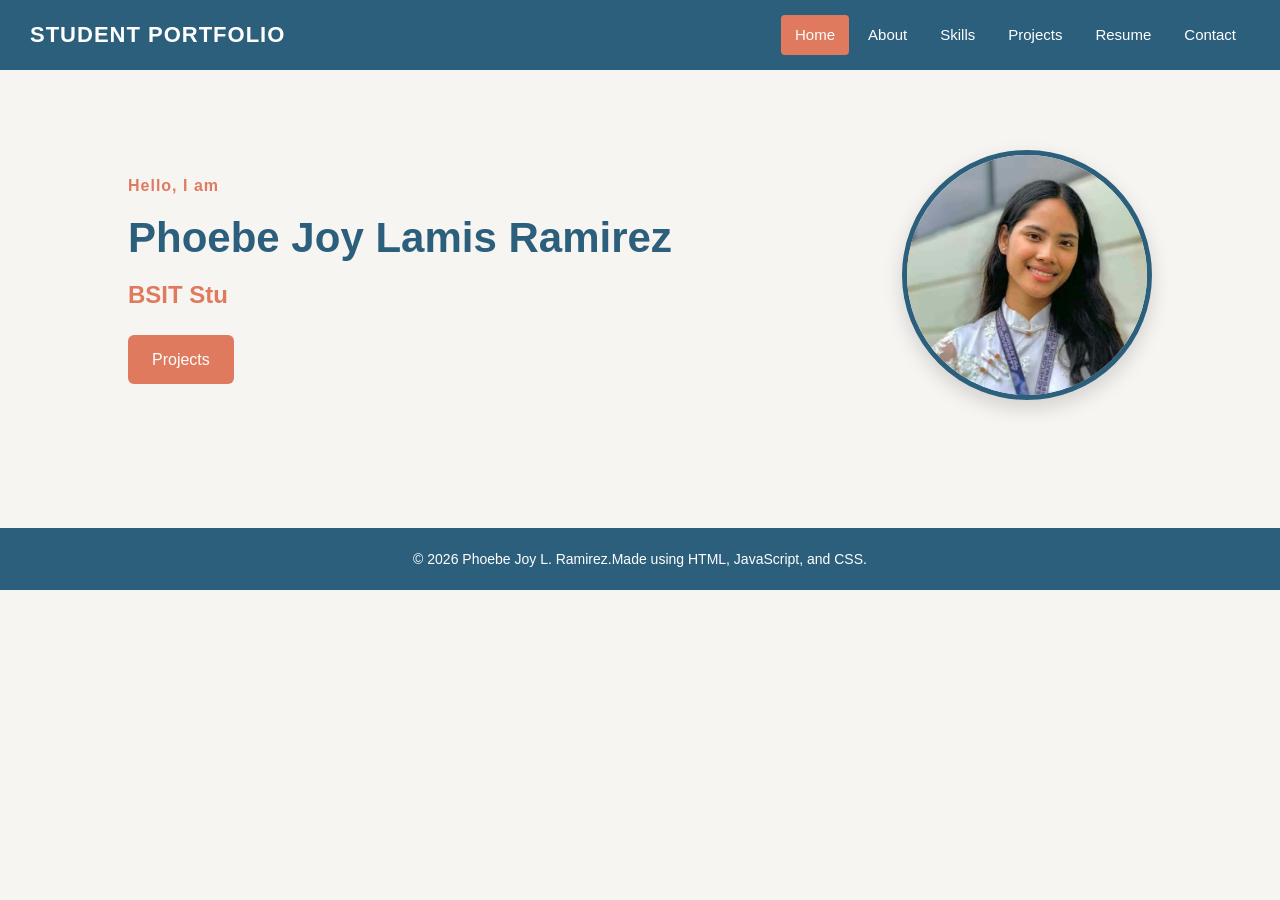
<file: WEB_DEV/index.html>
<!DOCTYPE html>
<html lang="en">
<head>
    <meta charset="UTF-8">
    <meta name="viewport" content="width=device-width, initial-scale=1.0">
    <title>MY PORTFOLIO</title>
    <link rel="stylesheet" href="css/style.css">
</head>
<body>

    <header>
        <div class="logo">STUDENT PORTFOLIO</div>
        <button class="menu-btn" id="menuBtn">&#9776;</button>
        <nav id="navMenu">
            <a href="index.html" class="active">Home</a>
            <a href="about.html">About</a>
            <a href="skills.html">Skills</a>
            <a href="projects.html">Projects</a>
            <a href="resume.html">Resume</a>
            <a href="contact.html">Contact</a>
        </nav>
    </header>

 
    <section class="hero">
        <div class="hero-text">
            <p class="hello">Hello, I am</p>
            <h1>Phoebe Joy Lamis Ramirez</h1>
            <h2 id="typing"></h2>
            <p class="intro">
              
            </p>
            <a href="projects.html" class="btn">Projects</a>
        </div>

        <div class="hero-image">
            <img src="images/profile.jpg" alt="my profile">
        </div>
    </section>

    <button id="topBtn" title="Balik sa taas">&#8593;</button>

    <footer>
        <p>&copy; 2026 Phoebe Joy L. Ramirez.Made using HTML, JavaScript, and CSS.</p>
    </footer>

    <script src="js/script.js"></script>
</body>
</html>
</file>
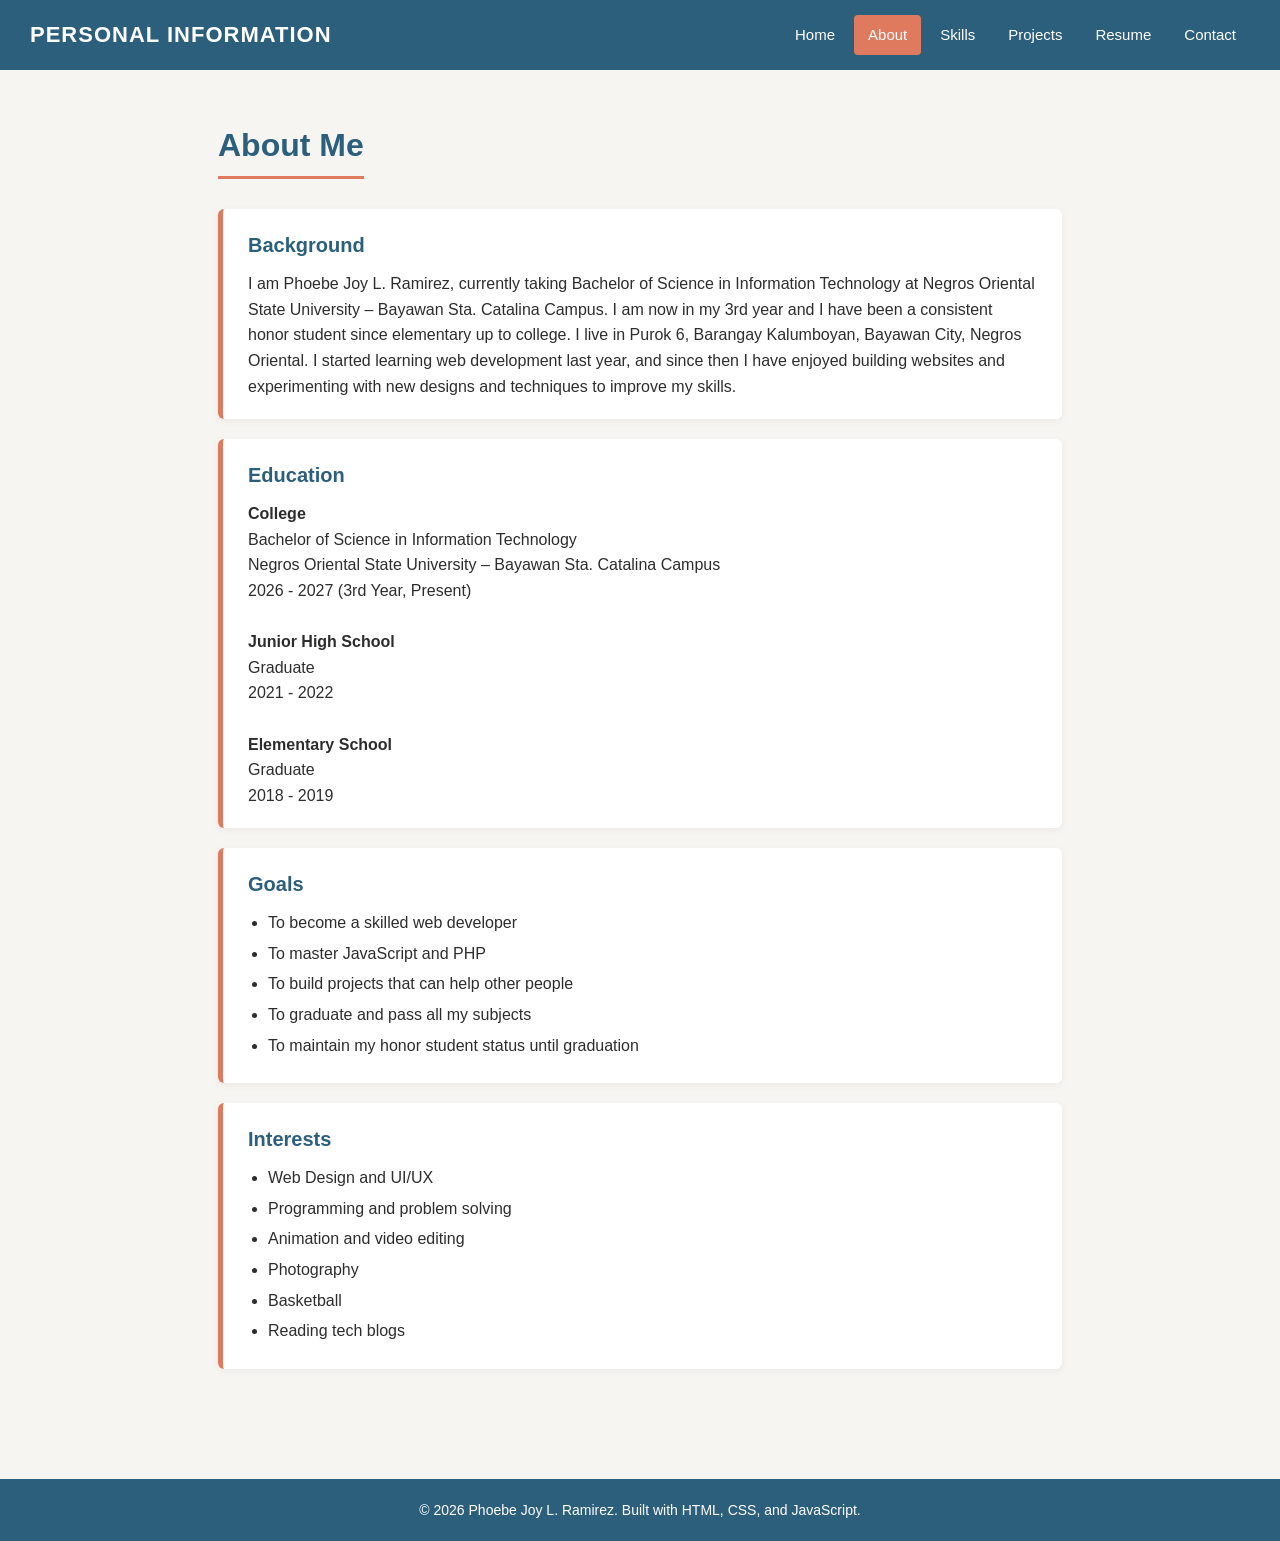
<file: WEB_DEV/about.html>
<!DOCTYPE html>
<html lang="en">
<head>
    <meta charset="UTF-8">
    <meta name="viewport" content="width=device-width, initial-scale=1.0">
    <title>About | Phoebe Joy L. Ramirez</title>
    <link rel="stylesheet" href="css/style.css">
</head>
<body>
    <header>
        <div class="logo">PERSONAL INFORMATION</div>
        <button class="menu-btn" id="menuBtn">&#9776;</button>
        <nav id="navMenu">
            <a href="index.html">Home</a>
            <a href="about.html" class="active">About</a>
            <a href="skills.html">Skills</a>
            <a href="projects.html">Projects</a>
            <a href="resume.html">Resume</a>
            <a href="contact.html">Contact</a>
        </nav>
    </header>

    <section class="page">
        <h1>About Me</h1>

        <div class="info-box">
            <h3>Background</h3>
            <p>
                I am Phoebe Joy L. Ramirez, currently taking Bachelor of Science in 
                Information Technology at Negros Oriental State University – Bayawan 
                Sta. Catalina Campus. I am now in my 3rd year and I have been a 
                consistent honor student since elementary up to college. I live in 
                Purok 6, Barangay Kalumboyan, Bayawan City, Negros Oriental. I started 
                learning web development last year, and since then I have enjoyed 
                building websites and experimenting with new designs and techniques 
                to improve my skills.
            </p>
        </div>

        <div class="info-box">
            <h3>Education</h3>
            <p>
                <strong>College</strong><br>
                Bachelor of Science in Information Technology<br>
                Negros Oriental State University – Bayawan Sta. Catalina Campus<br>
                2026 - 2027 (3rd Year, Present)<br><br>

                <strong>Junior High School</strong><br>
                Graduate<br>
                2021 - 2022<br><br>

                <strong>Elementary School</strong><br>
                Graduate<br>
                2018 - 2019
            </p>
        </div>

        <div class="info-box">
            <h3>Goals</h3>
            <ul>
                <li>To become a skilled web developer</li>
                <li>To master JavaScript and PHP</li>
                <li>To build projects that can help other people</li>
                <li>To graduate and pass all my subjects</li>
                <li>To maintain my honor student status until graduation</li>
            </ul>
        </div>

        <div class="info-box">
            <h3>Interests</h3>
            <ul>
                <li>Web Design and UI/UX</li>
                <li>Programming and problem solving</li>
                <li>Animation and video editing</li>
                <li>Photography</li>
                <li>Basketball</li>
                <li>Reading tech blogs</li>
            </ul>
        </div>
    </section>

    <button id="topBtn" title="Back to top">&#8593;</button>

    <!-- FOOTER -->
    <footer>
        <p>&copy; 2026 Phoebe Joy L. Ramirez. Built with HTML, CSS, and JavaScript.</p>
    </footer>

    <script src="js/script.js"></script>
</body>
</html>
</file>
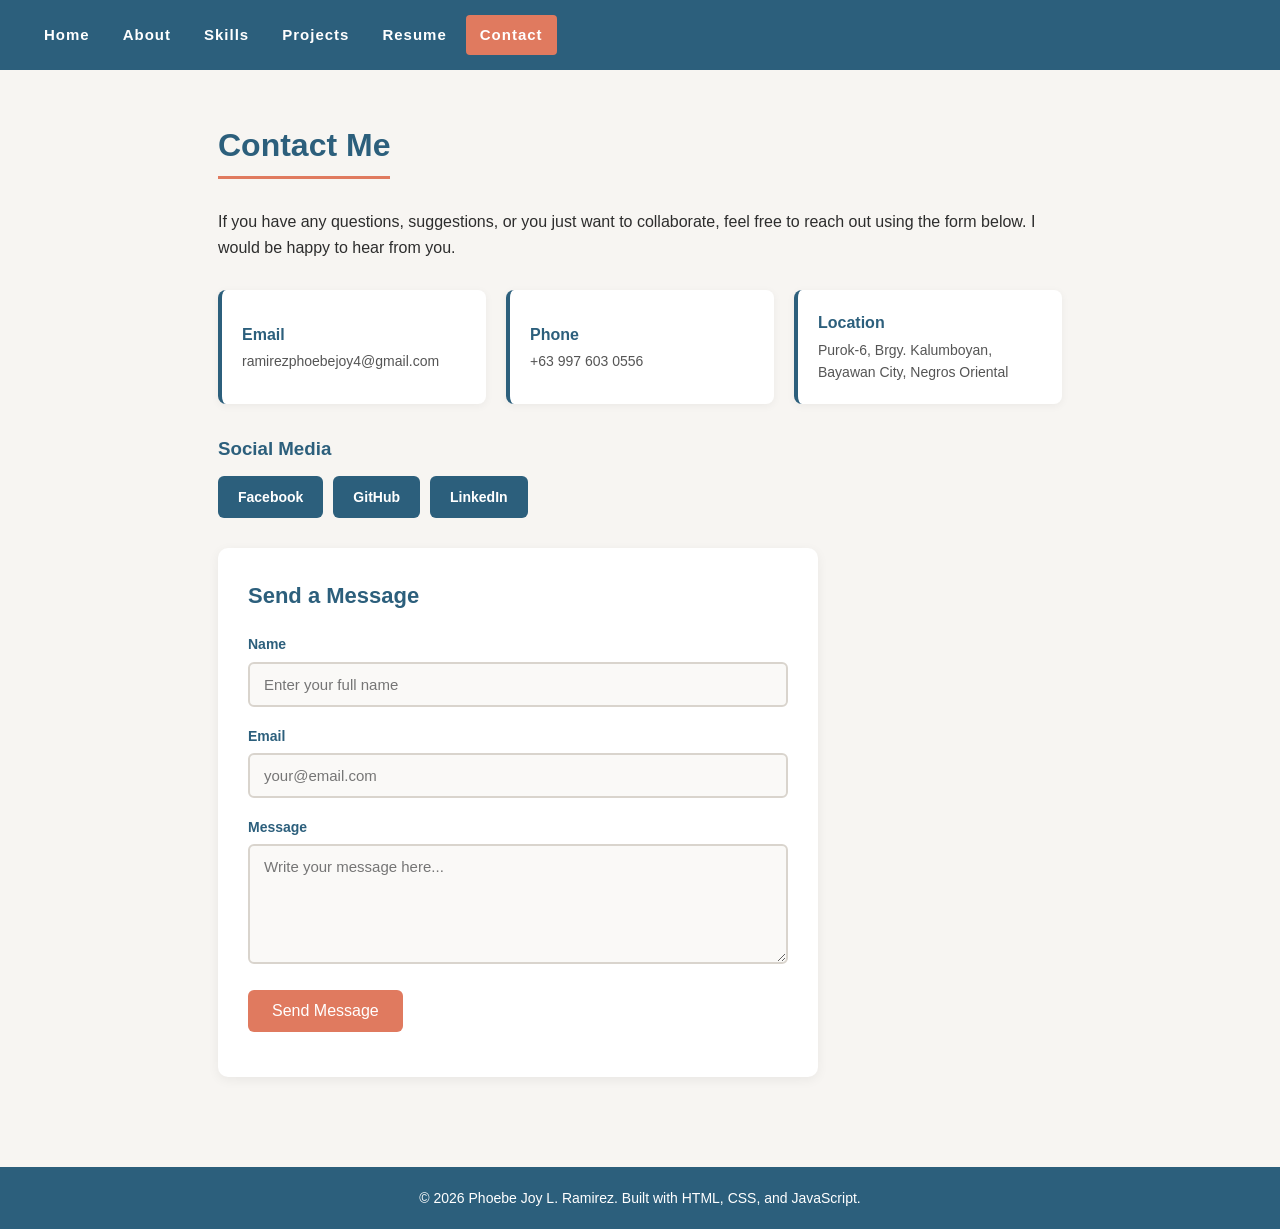
<file: WEB_DEV/contact.html>
<!DOCTYPE html>
<html lang="en">
<head>
    <meta charset="UTF-8">
    <meta name="viewport" content="width=device-width, initial-scale=1.0">
    <title>Contact | Phoebe Joy L. Ramirez</title>
    <link rel="stylesheet" href="css/style.css">
</head>
<body>

    <!-- HEADER / NAVIGATION -->
    <header>
        <div class="logo"Contact Information</div>
        <button class="menu-btn" id="menuBtn">&#9776;</button>
        <nav id="navMenu">
            <a href="index.html">Home</a>
            <a href="about.html">About</a>
            <a href="skills.html">Skills</a>
            <a href="projects.html">Projects</a>
            <a href="resume.html">Resume</a>
            <a href="contact.html" class="active">Contact</a>
        </nav>
    </header>

    <!-- CONTACT CONTENT -->
    <section class="page">
        <h1>Contact Me</h1>
        <p>
            If you have any questions, suggestions, or you just want to collaborate, 
            feel free to reach out using the form below. I would be happy to hear from you.
        </p>

        <!-- CONTACT INFO -->
        <div class="contact-info">
            <div class="contact-item">
                <div>
                    <h3>Email</h3>
                    <p>ramirezphoebejoy4@gmail.com</p>
                </div>
            </div>

            <div class="contact-item">
                <div>
                    <h3>Phone</h3>
                    <p>+63 997 603 0556</p>
                </div>
            </div>

            <div class="contact-item">
                <div>
                    <h3>Location</h3>
                    <p>Purok-6, Brgy. Kalumboyan, Bayawan City, Negros Oriental</p>
                </div>
            </div>
        </div>

        <!-- SOCIAL LINKS -->
        <div class="social-links">
            <h3>Social Media</h3>
            <div class="social-buttons">
                <a href="https://facebook.com" target="_blank" class="social-btn">Facebook</a>
                <a href="https://github.com" target="_blank" class="social-btn">GitHub</a>
                <a href="https://linkedin.com" target="_blank" class="social-btn">LinkedIn</a>
            </div>
        </div>

        <!-- CONTACT FORM -->
        <form id="contactForm" novalidate>
            <h3>Send a Message</h3>

            <div class="form-group">
                <label for="name">Name</label>
                <input type="text" id="name" placeholder="Enter your full name">
                <span class="error" id="nameError"></span>
            </div>

            <div class="form-group">
                <label for="email">Email</label>
                <input type="email" id="email" placeholder="your@email.com">
                <span class="error" id="emailError"></span>
            </div>

            <div class="form-group">
                <label for="message">Message</label>
                <textarea id="message" rows="5" placeholder="Write your message here..."></textarea>
                <span class="error" id="messageError"></span>
            </div>

            <button type="submit" class="btn">Send Message</button>
            <p id="successMsg" class="success"></p>
        </form>
    </section>

    <!-- SCROLL TO TOP BUTTON -->
    <button id="topBtn" title="Back to top">&#8593;</button>

    <!-- FOOTER -->
    <footer>
        <p>&copy; 2026 Phoebe Joy L. Ramirez. Built with HTML, CSS, and JavaScript.</p>
    </footer>

    <script src="js/script.js"></script>
</body>
</html>
</file>
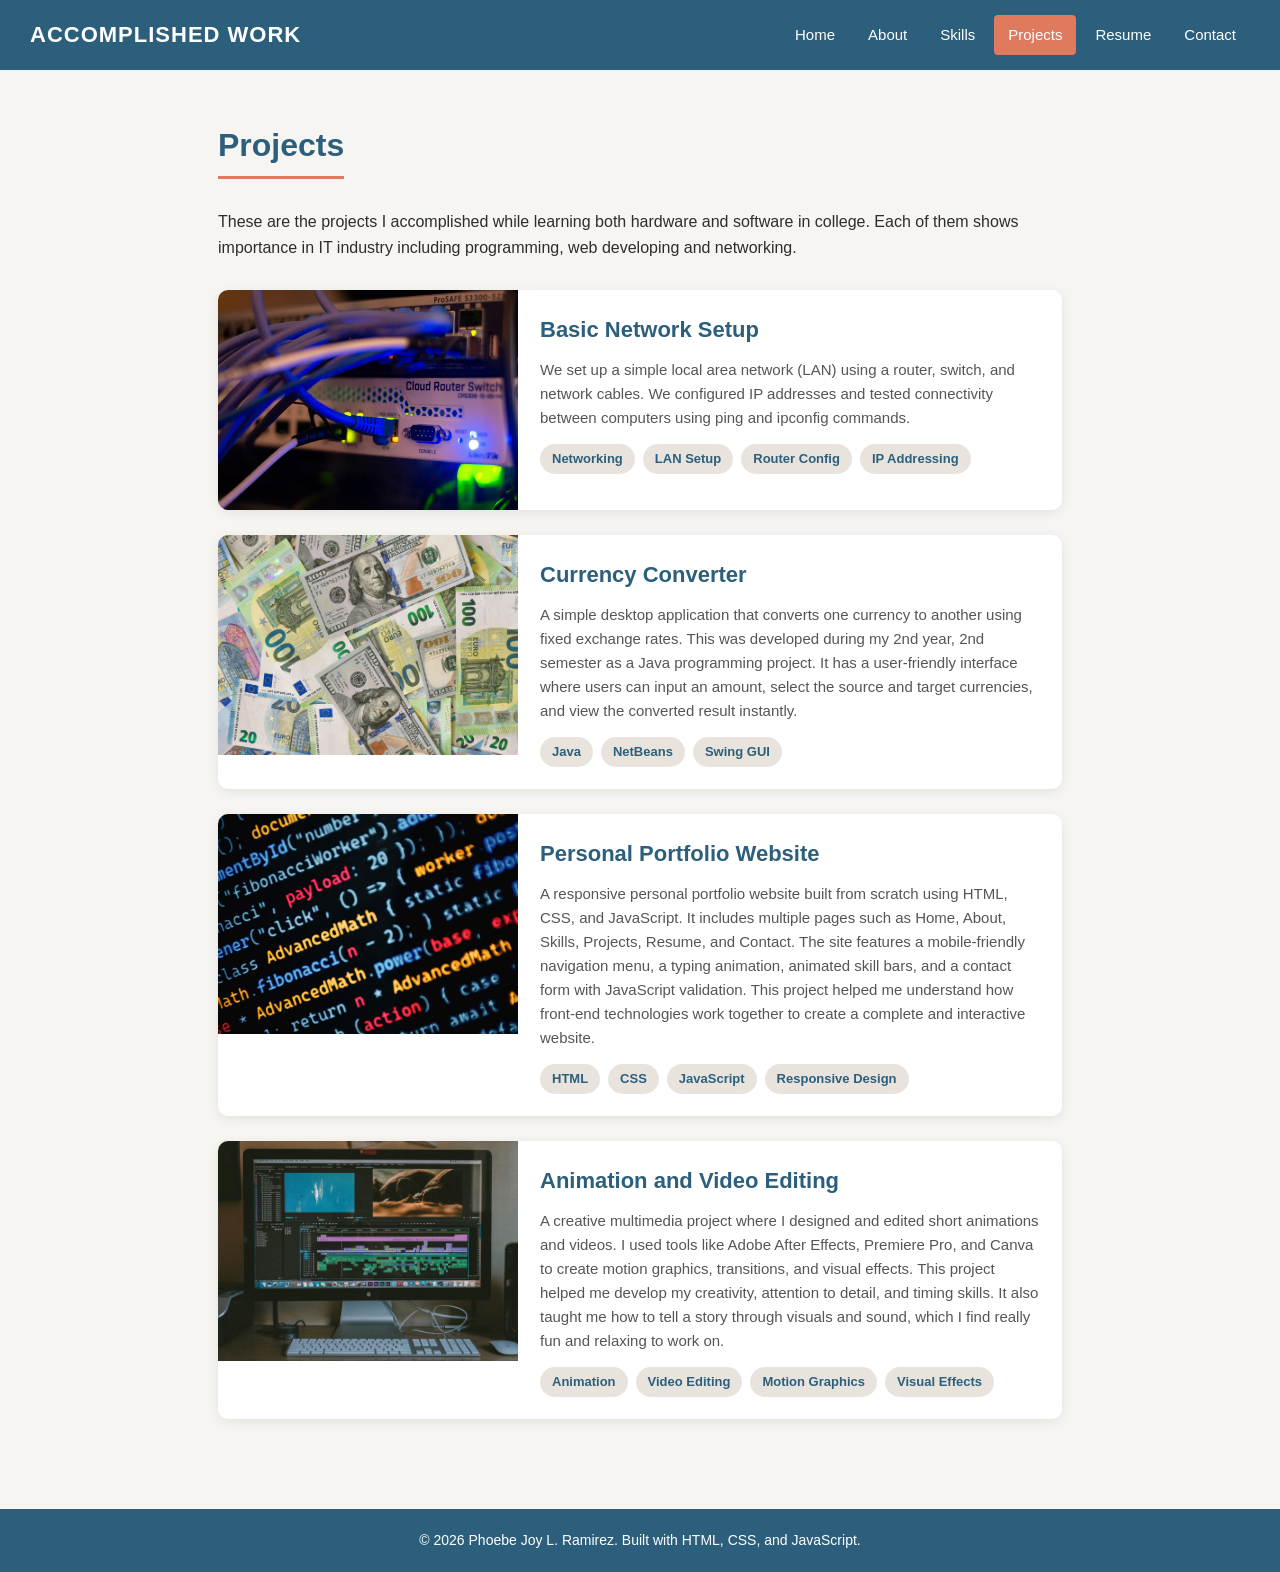
<file: WEB_DEV/projects.html>
<!DOCTYPE html>
<html lang="en">
<head>
    <meta charset="UTF-8">
    <meta name="viewport" content="width=device-width, initial-scale=1.0">
    <title>Projects | Phoebe Joy L. Ramirez</title>
    <link rel="stylesheet" href="css/style.css">
</head>
<body>
    <header>
        <div class="logo">ACCOMPLISHED WORK</div>
        <button class="menu-btn" id="menuBtn">&#9776;</button>
        <nav id="navMenu">
            <a href="index.html">Home</a>
            <a href="about.html">About</a>
            <a href="skills.html">Skills</a>
            <a href="projects.html" class="active">Projects</a>
            <a href="resume.html">Resume</a>
            <a href="contact.html">Contact</a>
        </nav>
    </header>
    <section class="page">
        <h1>Projects</h1>
        <p>
            These are the projects I accomplished while learning both hardware and software in college.
            Each of them shows importance in IT industry including programming, web developing and networking. 
        </p>
        <div class="projects-list">
            <!-- PROJECT 1 -->
            <div class="project-card">
                <img src="images/project1.jpg" alt="Basic Network Setup">
                <div class="project-info">
                    <h3>Basic Network Setup</h3>
                    <p>
                        We set up a simple local area network (LAN) using a router, switch, 
                        and network cables. We configured IP addresses and tested connectivity 
                        between computers using ping and ipconfig commands.
                    </p>
                    <div class="tech-tags">
                        <span class="tag">Networking</span>
                        <span class="tag">LAN Setup</span>
                        <span class="tag">Router Config</span>
                        <span class="tag">IP Addressing</span>
                    </div>
                </div>
            </div>

            <!-- PROJECT 2 -->
            <div class="project-card">
                <img src="images/project2.jpg" alt="Currency Converter">
                <div class="project-info">
                    <h3>Currency Converter</h3>
                    <p>
                        A simple desktop application that converts one currency to another 
                        using fixed exchange rates. This was developed during my 2nd year, 
                        2nd semester as a Java programming project. It has a user-friendly 
                        interface where users can input an amount, select the source and 
                        target currencies, and view the converted result instantly.
                    </p>
                    <div class="tech-tags">
                        <span class="tag">Java</span>
                        <span class="tag">NetBeans</span>
                        <span class="tag">Swing GUI</span>
                    </div>
                </div>
            </div>

            <!-- PROJECT 3 -->
            <div class="project-card">
                <img src="images/project3.jpg" alt="Personal Portfolio Website">
                <div class="project-info">
                    <h3>Personal Portfolio Website</h3>
                    <p>
                        A responsive personal portfolio website built from scratch using 
                        HTML, CSS, and JavaScript. It includes multiple pages such as Home, 
                        About, Skills, Projects, Resume, and Contact. The site features a 
                        mobile-friendly navigation menu, a typing animation, animated skill 
                        bars, and a contact form with JavaScript validation. This project 
                        helped me understand how front-end technologies work together to 
                        create a complete and interactive website.
                    </p>
                    <div class="tech-tags">
                        <span class="tag">HTML</span>
                        <span class="tag">CSS</span>
                        <span class="tag">JavaScript</span>
                        <span class="tag">Responsive Design</span>
                    </div>
                </div>
            </div>

            <!-- PROJECT 4 -->
            <div class="project-card">
                <img src="images/project4.jpg" alt="Animation and Video Editing Project">
                <div class="project-info">
                    <h3>Animation and Video Editing</h3>
                    <p>
                        A creative multimedia project where I designed and edited short 
                        animations and videos. I used tools like Adobe After Effects, 
                        Premiere Pro, and Canva to create motion graphics, transitions, 
                        and visual effects. This project helped me develop my creativity, 
                        attention to detail, and timing skills. It also taught me how to 
                        tell a story through visuals and sound, which I find really fun 
                        and relaxing to work on.
                    </p>
                    <div class="tech-tags">
                        <span class="tag">Animation</span>
                        <span class="tag">Video Editing</span>
                        <span class="tag">Motion Graphics</span>
                        <span class="tag">Visual Effects</span>
                    </div>
                </div>
            </div>

        </div>
    </section>

    <!-- SCROLL TO TOP BUTTON -->
    <button id="topBtn" title="Back to top">&#8593;</button>

    <!-- FOOTER -->
    <footer>
        <p>&copy; 2026 Phoebe Joy L. Ramirez. Built with HTML, CSS, and JavaScript.</p>
    </footer>

    <script src="js/script.js"></script>
</body>
</html>
</file>
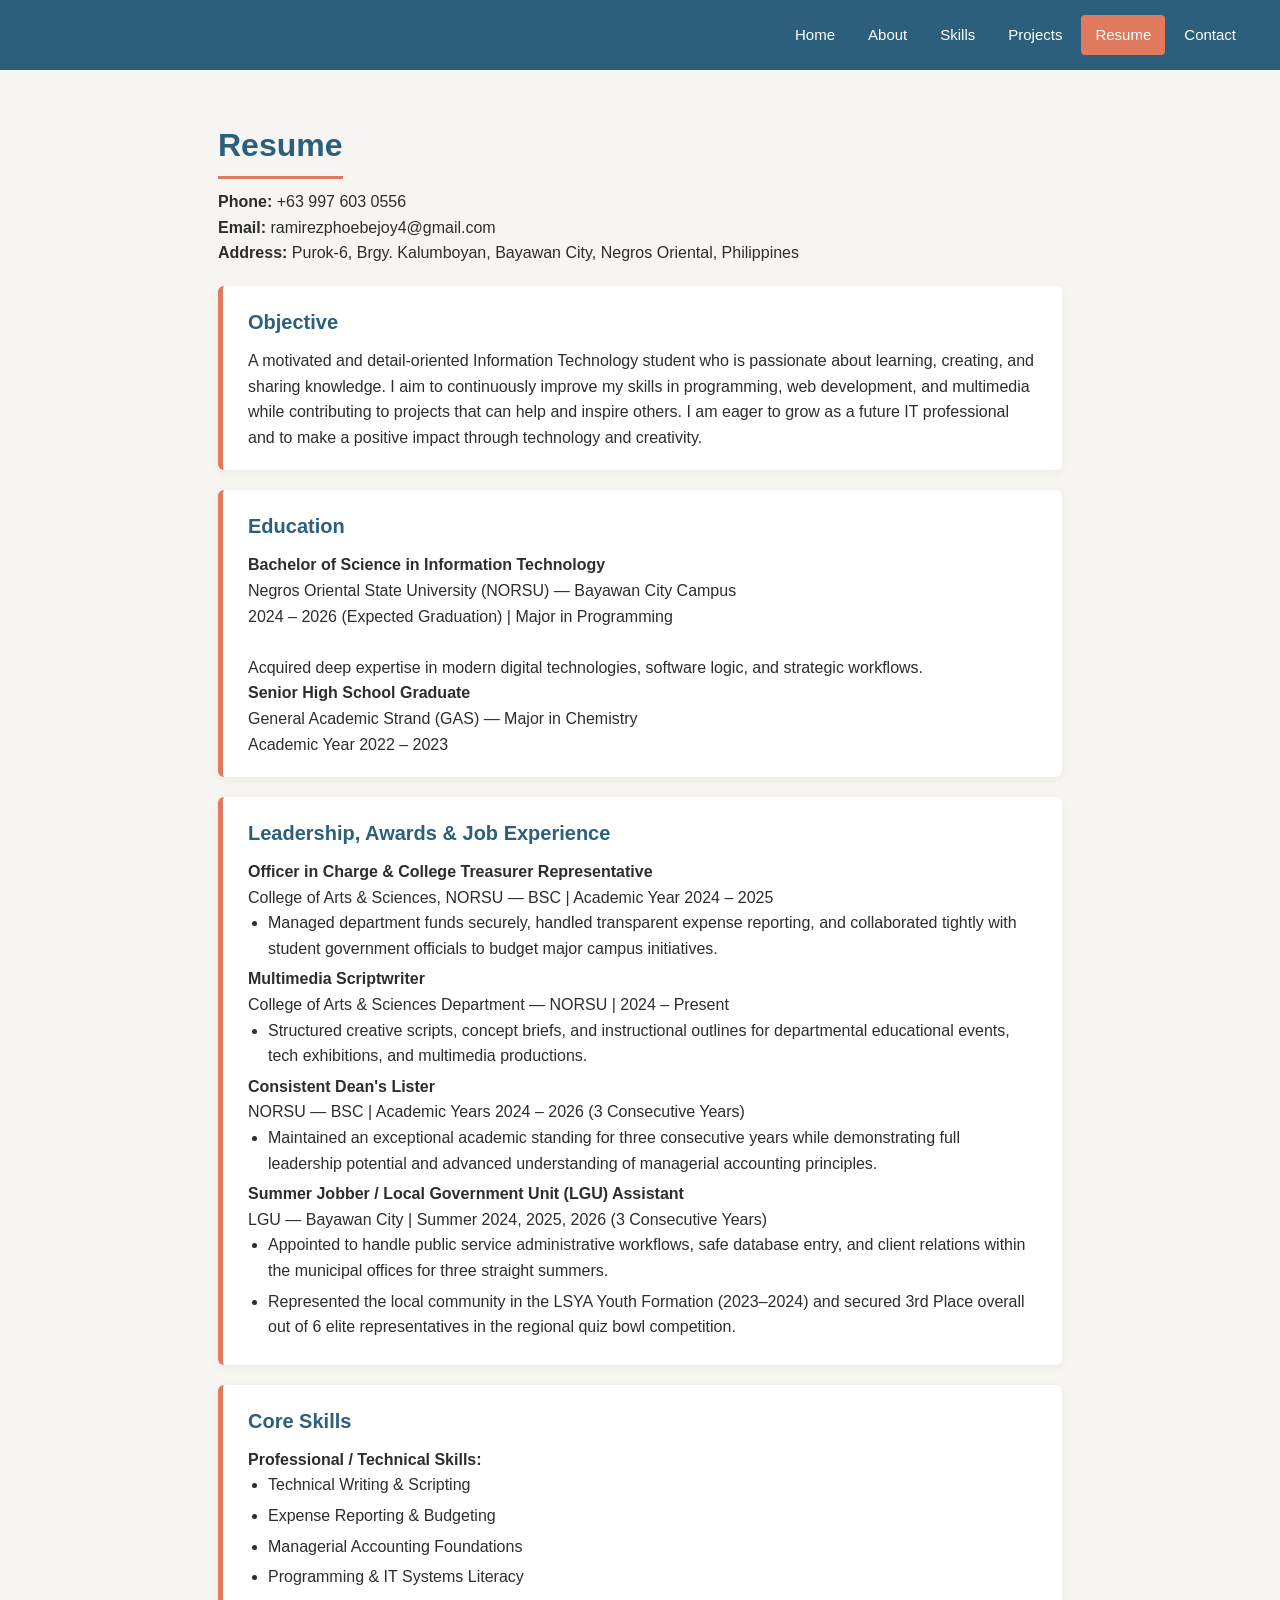
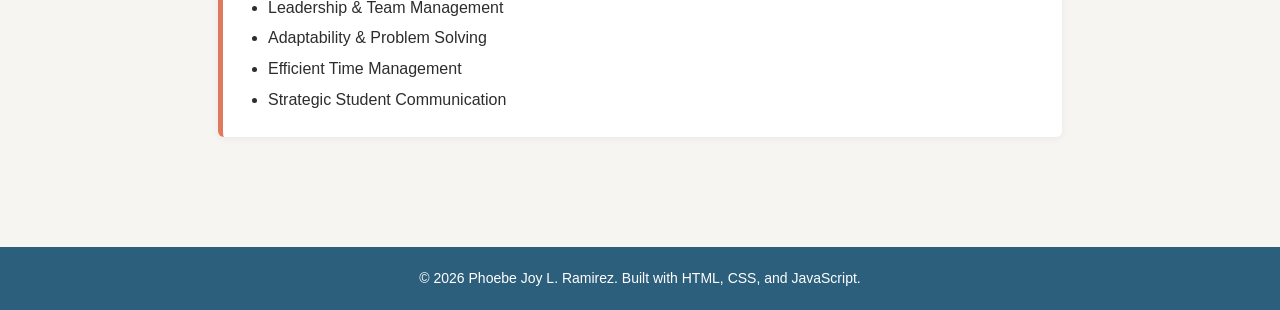
<file: WEB_DEV/resume.html>
<!DOCTYPE html>
<html lang="en">
<head>
    <meta charset="UTF-8">
    <meta name="viewport" content="width=device-width, initial-scale=1.0">
    <title>Resume | Phoebe Joy L. Ramirez</title>
    <link rel="stylesheet" href="css/style.css">
</head>
<body>
    <header>
        <div class="logo"></div>
        <button class="menu-btn" id="menuBtn">&#9776;</button>
        <nav id="navMenu">
            <a href="index.html">Home</a>
            <a href="about.html">About</a>
            <a href="skills.html">Skills</a>
            <a href="projects.html">Projects</a>
            <a href="resume.html" class="active">Resume</a>
            <a href="contact.html">Contact</a>
        </nav>
    </header>
    <section class="page">
        <h1>Resume</h1>
        <div class="resume-contact">
            <p><strong>Phone:</strong> +63 997 603 0556</p>
            <p><strong>Email:</strong> ramirezphoebejoy4@gmail.com</p>
            <p><strong>Address:</strong> Purok-6, Brgy. Kalumboyan, Bayawan City, Negros Oriental, Philippines</p>
        </div>
        <div class="info-box">
            <h3>Objective</h3>
            <p>
                A motivated and detail-oriented Information Technology student who is passionate 
                about learning, creating, and sharing knowledge. I aim to continuously improve my 
                skills in programming, web development, and multimedia while contributing to projects 
                that can help and inspire others. I am eager to grow as a future IT professional and 
                to make a positive impact through technology and creativity.
            </p>
        </div>
        <div class="info-box">
            <h3>Education</h3>
            <p>
                <strong>Bachelor of Science in Information Technology</strong><br>
                Negros Oriental State University (NORSU) — Bayawan City Campus<br>
                2024 – 2026 (Expected Graduation) | Major in Programming<br><br>
                Acquired deep expertise in modern digital technologies, software logic, and 
                strategic workflows.
            </p>
            <p>
                <strong>Senior High School Graduate</strong><br>
                General Academic Strand (GAS) — Major in Chemistry<br>
                Academic Year 2022 – 2023
            </p>
        </div>
        <div class="info-box">
            <h3>Leadership, Awards & Job Experience</h3>

            <p>
                <strong>Officer in Charge & College Treasurer Representative</strong><br>
                College of Arts & Sciences, NORSU — BSC | Academic Year 2024 – 2025
            </p>
            <ul>
                <li>Managed department funds securely, handled transparent expense reporting, 
                    and collaborated tightly with student government officials to budget major 
                    campus initiatives.</li>
            </ul>

            <p>
                <strong>Multimedia Scriptwriter</strong><br>
                College of Arts & Sciences Department — NORSU | 2024 – Present
            </p>
            <ul>
                <li>Structured creative scripts, concept briefs, and instructional outlines for 
                    departmental educational events, tech exhibitions, and multimedia productions.</li>
            </ul>

            <p>
                <strong>Consistent Dean's Lister</strong><br>
                NORSU — BSC | Academic Years 2024 – 2026 (3 Consecutive Years)
            </p>
            <ul>
                <li>Maintained an exceptional academic standing for three consecutive years while 
                    demonstrating full leadership potential and advanced understanding of managerial 
                    accounting principles.</li>
            </ul>

            <p>
                <strong>Summer Jobber / Local Government Unit (LGU) Assistant</strong><br>
                LGU — Bayawan City | Summer 2024, 2025, 2026 (3 Consecutive Years)
            </p>
            <ul>
                <li>Appointed to handle public service administrative workflows, safe database entry, 
                    and client relations within the municipal offices for three straight summers.</li>
                <li>Represented the local community in the LSYA Youth Formation (2023–2024) and 
                    secured 3rd Place overall out of 6 elite representatives in the regional quiz 
                    bowl competition.</li>
            </ul>
        </div>
        <div class="info-box">
            <h3>Core Skills</h3>
            <p><strong>Professional / Technical Skills:</strong></p>
            <ul>
                <li>Technical Writing & Scripting</li>
                <li>Expense Reporting & Budgeting</li>
                <li>Managerial Accounting Foundations</li>
                <li>Programming & IT Systems Literacy</li>
                <li>Leadership & Team Management</li>
                <li>Adaptability & Problem Solving</li>
                <li>Efficient Time Management</li>
                <li>Strategic Student Communication</li>
            </ul>
        </div>

    </section>
    <button id="topBtn" title="Back to top">&#8593;</button>
    <footer>
        <p>&copy; 2026 Phoebe Joy L. Ramirez. Built with HTML, CSS, and JavaScript.</p>
    </footer>

    <script src="js/script.js"></script>
</body>
</html>
</file>
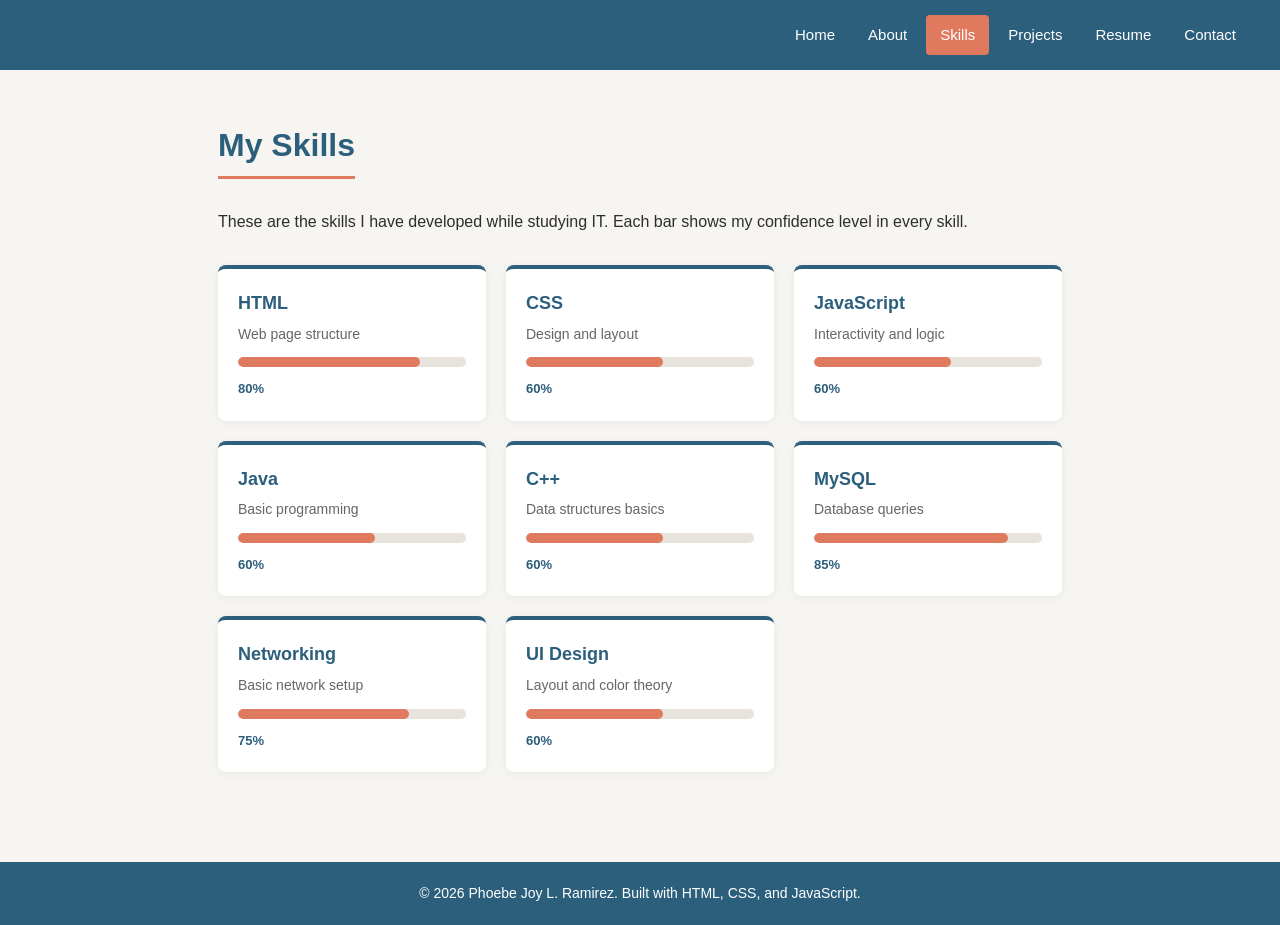
<file: WEB_DEV/skills.html>
<!DOCTYPE html>
<html lang="en">
<head>
    <meta charset="UTF-8">
    <meta name="viewport" content="width=device-width, initial-scale=1.0">
    <title>Skills | Phoebe Joy L. Ramirez</title>
    <link rel="stylesheet" href="css/style.css">
</head>
<body>
    <header>
        <div class="logo"></div>
        <button class="menu-btn" id="menuBtn">&#9776;</button>
        <nav id="navMenu">
            <a href="index.html">Home</a>
            <a href="about.html">About</a>
            <a href="skills.html" class="active">Skills</a>
            <a href="projects.html">Projects</a>
            <a href="resume.html">Resume</a>
            <a href="contact.html">Contact</a>
        </nav>
    </header>
    <section class="page">
        <h1>My Skills</h1>
        <p>
            These are the skills I have developed while studying IT.
            Each bar shows my confidence level in every skill.
        </p>

        <div class="skills-grid">

            <div class="skill-card">
                <h3>HTML</h3>
                <p>Web page structure</p>
                <div class="bar"><div class="fill" data-width="80%"></div></div>
                <span class="percent">80%</span>
            </div>

            <div class="skill-card">
                <h3>CSS</h3>
                <p>Design and layout</p>
                <div class="bar"><div class="fill" data-width="60%"></div></div>
                <span class="percent">60%</span>
            </div>

            <div class="skill-card">
                <h3>JavaScript</h3>
                <p>Interactivity and logic</p>
                <div class="bar"><div class="fill" data-width="60%"></div></div>
                <span class="percent">60%</span>
            </div>

            <div class="skill-card">
                <h3>Java</h3>
                <p>Basic programming</p>
                <div class="bar"><div class="fill" data-width="60%"></div></div>
                <span class="percent">60%</span>
            </div>

            <div class="skill-card">
                <h3>C++</h3>
                <p>Data structures basics</p>
                <div class="bar"><div class="fill" data-width="60%"></div></div>
                <span class="percent">60%</span>
            </div>

            <div class="skill-card">
                <h3>MySQL</h3>
                <p>Database queries</p>
                <div class="bar"><div class="fill" data-width="85%"></div></div>
                <span class="percent">85%</span>
            </div>

            <div class="skill-card">
                <h3>Networking</h3>
                <p>Basic network setup</p>
                <div class="bar"><div class="fill" data-width="75%"></div></div>
                <span class="percent">75%</span>
            </div>

            <div class="skill-card">
                <h3>UI Design</h3>
                <p>Layout and color theory</p>
                <div class="bar"><div class="fill" data-width="60%"></div></div>
                <span class="percent">60%</span>
            </div>

        </div>
    </section>

    <!-- SCROLL TO TOP BUTTON -->
    <button id="topBtn" title="Back to top">&#8593;</button>

    <!-- FOOTER -->
    <footer>
        <p>&copy; 2026 Phoebe Joy L. Ramirez. Built with HTML, CSS, and JavaScript.</p>
    </footer>

    <script src="js/script.js"></script>
</body>
</html>
</file>
<file: WEB_DEV/css/style.css>
/* ===== RESET ===== */
* {
    margin: 0;
    padding: 0;
    box-sizing: border-box;
}

body {
    font-family: 'Segoe UI', Tahoma, sans-serif;
    background-color: #f7f5f2;
    color: #2d2d2d;
    line-height: 1.6;
}

/* ===== HEADER / NAVIGATION ===== */
header {
    background-color: #2c5f7c;
    color: white;
    padding: 15px 30px;
    display: flex;
    justify-content: space-between;
    align-items: center;
    flex-wrap: wrap;
    position: sticky;
    top: 0;
    z-index: 100;
}

.logo {
    font-size: 22px;
    font-weight: bold;
    letter-spacing: 1px;
}

.menu-btn {
    display: none;
    background: none;
    border: none;
    color: white;
    font-size: 26px;
    cursor: pointer;
}

nav {
    display: flex;
    gap: 5px;
}

nav a {
    color: white;
    text-decoration: none;
    padding: 8px 14px;
    border-radius: 4px;
    font-size: 15px;
    transition: background 0.3s;
}

nav a:hover {
    background-color: #1e455c;
}

nav a.active {
    background-color: #e07a5f;
}

/* ===== HERO SECTION ===== */
.hero {
    display: flex;
    align-items: center;
    justify-content: space-between;
    gap: 40px;
    padding: 80px 10%;
    flex-wrap: wrap;
}

.hero-text {
    flex: 1;
    min-width: 280px;
}

.hello {
    color: #e07a5f;
    font-weight: 600;
    letter-spacing: 1px;
}

.hero-text h1 {
    font-size: 42px;
    color: #2c5f7c;
    margin: 5px 0;
}

.hero-text h2 {
    color: #e07a5f;
    font-size: 24px;
    margin-bottom: 15px;
    min-height: 32px;
}

.intro {
    margin-bottom: 20px;
    max-width: 500px;
}

.hero-image {
    flex: 0 0 auto;
}

.hero-image img {
    width: 250px;
    height: 250px;
    border-radius: 50%;
    object-fit: cover;
    border: 5px solid #2c5f7c;
    box-shadow: 0 8px 20px rgba(0,0,0,0.15);
}

/* ===== BUTTON ===== */
.btn {
    display: inline-block;
    background-color: #e07a5f;
    color: white;
    padding: 12px 24px;
    text-decoration: none;
    border-radius: 6px;
    border: none;
    cursor: pointer;
    font-size: 16px;
    transition: background 0.3s, transform 0.2s;
}

.btn:hover {
    background-color: #c9654a;
    transform: translateY(-2px);
}

/* ===== PAGE SECTIONS ===== */
.page {
    padding: 50px 10%;
    max-width: 1100px;
    margin: 0 auto;
}

.page h1 {
    color: #2c5f7c;
    font-size: 32px;
    margin-bottom: 10px;
    border-bottom: 3px solid #e07a5f;
    display: inline-block;
    padding-bottom: 5px;
}

.page > p {
    margin: 20px 0;
}

/* ===== INFO BOXES (About Page) ===== */
.info-box {
    background-color: white;
    padding: 20px 25px;
    margin: 20px 0;
    border-left: 5px solid #e07a5f;
    border-radius: 6px;
    box-shadow: 0 2px 8px rgba(0,0,0,0.05);
}

.info-box h3 {
    color: #2c5f7c;
    margin-bottom: 10px;
    font-size: 20px;
}

.info-box ul {
    padding-left: 20px;
}

.info-box ul li {
    margin-bottom: 5px;
}

/* ===== SKILLS PAGE ===== */
.skills-grid {
    display: grid;
    grid-template-columns: repeat(auto-fit, minmax(220px, 1fr));
    gap: 20px;
    margin-top: 30px;
}

.skill-card {
    background-color: white;
    padding: 20px;
    border-radius: 8px;
    box-shadow: 0 2px 8px rgba(0,0,0,0.06);
    border-top: 4px solid #2c5f7c;
    transition: transform 0.2s;
}

.skill-card:hover {
    transform: translateY(-4px);
}

.skill-card h3 {
    color: #2c5f7c;
    margin-bottom: 5px;
    font-size: 18px;
}

.skill-card p {
    font-size: 14px;
    color: #666;
    margin-bottom: 12px;
}

.bar {
    background-color: #e8e4dd;
    height: 10px;
    border-radius: 5px;
    overflow: hidden;
    margin-bottom: 8px;
}

.fill {
    background-color: #e07a5f;
    height: 100%;
    width: 0;
    border-radius: 5px;
    transition: width 1.2s ease;
}

.percent {
    font-size: 13px;
    color: #2c5f7c;
    font-weight: 600;
}

/* ===== PROJECTS PAGE ===== */
.projects-list {
    margin-top: 30px;
    display: flex;
    flex-direction: column;
    gap: 25px;
}

.project-card {
    background-color: white;
    border-radius: 10px;
    overflow: hidden;
    box-shadow: 0 3px 12px rgba(0,0,0,0.08);
    display: flex;
    flex-wrap: wrap;
    transition: transform 0.2s, box-shadow 0.2s;
}

.project-card:hover {
    transform: translateY(-3px);
    box-shadow: 0 6px 20px rgba(0,0,0,0.12);
}

.project-card img {
    width: 100%;
    max-width: 300px;
    height: 220px;
    object-fit: cover;
}

.project-info {
    padding: 22px;
    flex: 1;
    min-width: 260px;
}

.project-info h3 {
    color: #2c5f7c;
    margin-bottom: 10px;
    font-size: 22px;
}

.project-info > p {
    margin-bottom: 14px;
    color: #555;
    font-size: 15px;
}

.tech-tags {
    display: flex;
    flex-wrap: wrap;
    gap: 8px;
}

.tag {
    background-color: #e8e4dd;
    color: #2c5f7c;
    padding: 5px 12px;
    border-radius: 20px;
    font-size: 13px;
    font-weight: 600;
}

/* ===== RESUME PAGE (Timeline) ===== */
.timeline {
    margin-top: 30px;
    position: relative;
    padding-left: 30px;
}

.timeline::before {
    content: '';
    position: absolute;
    left: 8px;
    top: 0;
    bottom: 0;
    width: 3px;
    background-color: #e07a5f;
    border-radius: 3px;
}

.timeline-item {
    background-color: white;
    padding: 20px 25px;
    margin-bottom: 25px;
    border-radius: 8px;
    box-shadow: 0 2px 8px rgba(0,0,0,0.05);
    position: relative;
}

.timeline-item::before {
    content: '';
    position: absolute;
    left: -30px;
    top: 22px;
    width: 18px;
    height: 18px;
    background-color: #e07a5f;
    border: 4px solid #f7f5f2;
    border-radius: 50%;
}

.timeline-date {
    display: inline-block;
    background-color: #2c5f7c;
    color: white;
    padding: 3px 12px;
    border-radius: 20px;
    font-size: 12px;
    font-weight: 600;
    margin-bottom: 10px;
}

.timeline-item h3 {
    color: #2c5f7c;
    margin-bottom: 8px;
    font-size: 20px;
}

.timeline-item p {
    font-size: 15px;
    color: #555;
}

.timeline-item ul {
    padding-left: 20px;
    margin-top: 5px;
}

.timeline-item ul li {
    margin-bottom: 5px;
    color: #555;
}

/* ===== CONTACT PAGE ===== */
.contact-info {
    display: grid;
    grid-template-columns: repeat(auto-fit, minmax(250px, 1fr));
    gap: 20px;
    margin: 30px 0;
}

.contact-item {
    background-color: white;
    padding: 20px;
    border-radius: 8px;
    box-shadow: 0 2px 8px rgba(0,0,0,0.05);
    display: flex;
    align-items: center;
    gap: 15px;
    border-left: 4px solid #2c5f7c;
}

.contact-icon {
    font-size: 28px;
    color: #e07a5f;
}

.contact-item h3 {
    color: #2c5f7c;
    font-size: 16px;
    margin-bottom: 3px;
}

.contact-item p {
    font-size: 14px;
    color: #555;
}

/* Social Links */
.social-links {
    margin: 30px 0;
}

.social-links h3 {
    color: #2c5f7c;
    margin-bottom: 12px;
}

.social-buttons {
    display: flex;
    flex-wrap: wrap;
    gap: 10px;
}

.social-btn {
    background-color: #2c5f7c;
    color: white;
    padding: 10px 20px;
    text-decoration: none;
    border-radius: 6px;
    font-size: 14px;
    font-weight: 600;
    transition: background 0.3s, transform 0.2s;
}

.social-btn:hover {
    background-color: #1e455c;
    transform: translateY(-2px);
}

/* Contact Form */
#contactForm {
    background-color: white;
    padding: 30px;
    border-radius: 10px;
    box-shadow: 0 3px 12px rgba(0,0,0,0.06);
    margin-top: 30px;
    max-width: 600px;
}

#contactForm h3 {
    color: #2c5f7c;
    margin-bottom: 20px;
    font-size: 22px;
}

.form-group {
    margin-bottom: 18px;
}

.form-group label {
    display: block;
    margin-bottom: 6px;
    font-weight: 600;
    color: #2c5f7c;
    font-size: 14px;
}

.form-group input,
.form-group textarea {
    width: 100%;
    padding: 12px 14px;
    border: 2px solid #d9d4cd;
    border-radius: 6px;
    font-family: inherit;
    font-size: 15px;
    transition: border 0.3s, box-shadow 0.3s;
    background-color: #faf9f7;
}

.form-group input:focus,
.form-group textarea:focus {
    outline: none;
    border-color: #2c5f7c;
    box-shadow: 0 0 0 3px rgba(44, 95, 124, 0.1);
}

.form-group textarea {
    resize: vertical;
    min-height: 120px;
}

.error {
    color: #c0392b;
    font-size: 13px;
    display: block;
    margin-top: 5px;
    font-weight: 500;
}

.success {
    color: #27ae60;
    font-weight: 600;
    margin-top: 15px;
    font-size: 15px;
}

/* ===== SCROLL TOP BUTTON ===== */
#topBtn {
    position: fixed;
    bottom: 25px;
    right: 25px;
    background-color: #e07a5f;
    color: white;
    border: none;
    width: 45px;
    height: 45px;
    border-radius: 50%;
    font-size: 20px;
    cursor: pointer;
    display: none;
    box-shadow: 0 4px 10px rgba(0,0,0,0.2);
    transition: background 0.3s;
    z-index: 99;
}

#topBtn:hover {
    background-color: #c9654a;
}

/* ===== FOOTER ===== */
footer {
    background-color: #2c5f7c;
    color: white;
    text-align: center;
    padding: 20px;
    margin-top: 40px;
    font-size: 14px;
}

/* ===== RESPONSIVE (Mobile) ===== */
@media (max-width: 768px) {
    .menu-btn {
        display: block;
    }

    nav {
        display: none;
        flex-direction: column;
        width: 100%;
        margin-top: 12px;
        gap: 4px;
    }

    nav.show {
        display: flex;
    }

    nav a {
        text-align: center;
    }

    .hero {
        flex-direction: column-reverse;
        text-align: center;
        padding: 50px 8%;
    }

    .hero-text h1 {
        font-size: 32px;
    }

    .intro {
        margin-left: auto;
        margin-right: auto;
    }

    .hero-image img {
        width: 200px;
        height: 200px;
    }

    .project-card {
        flex-direction: column;
    }

    .project-card img {
        max-width: 100%;
        height: 180px;
    }

    .timeline {
        padding-left: 25px;
    }

    .timeline-item {
        padding: 18px;
    }

    #contactForm {
        padding: 20px;
    }
}
</file>
